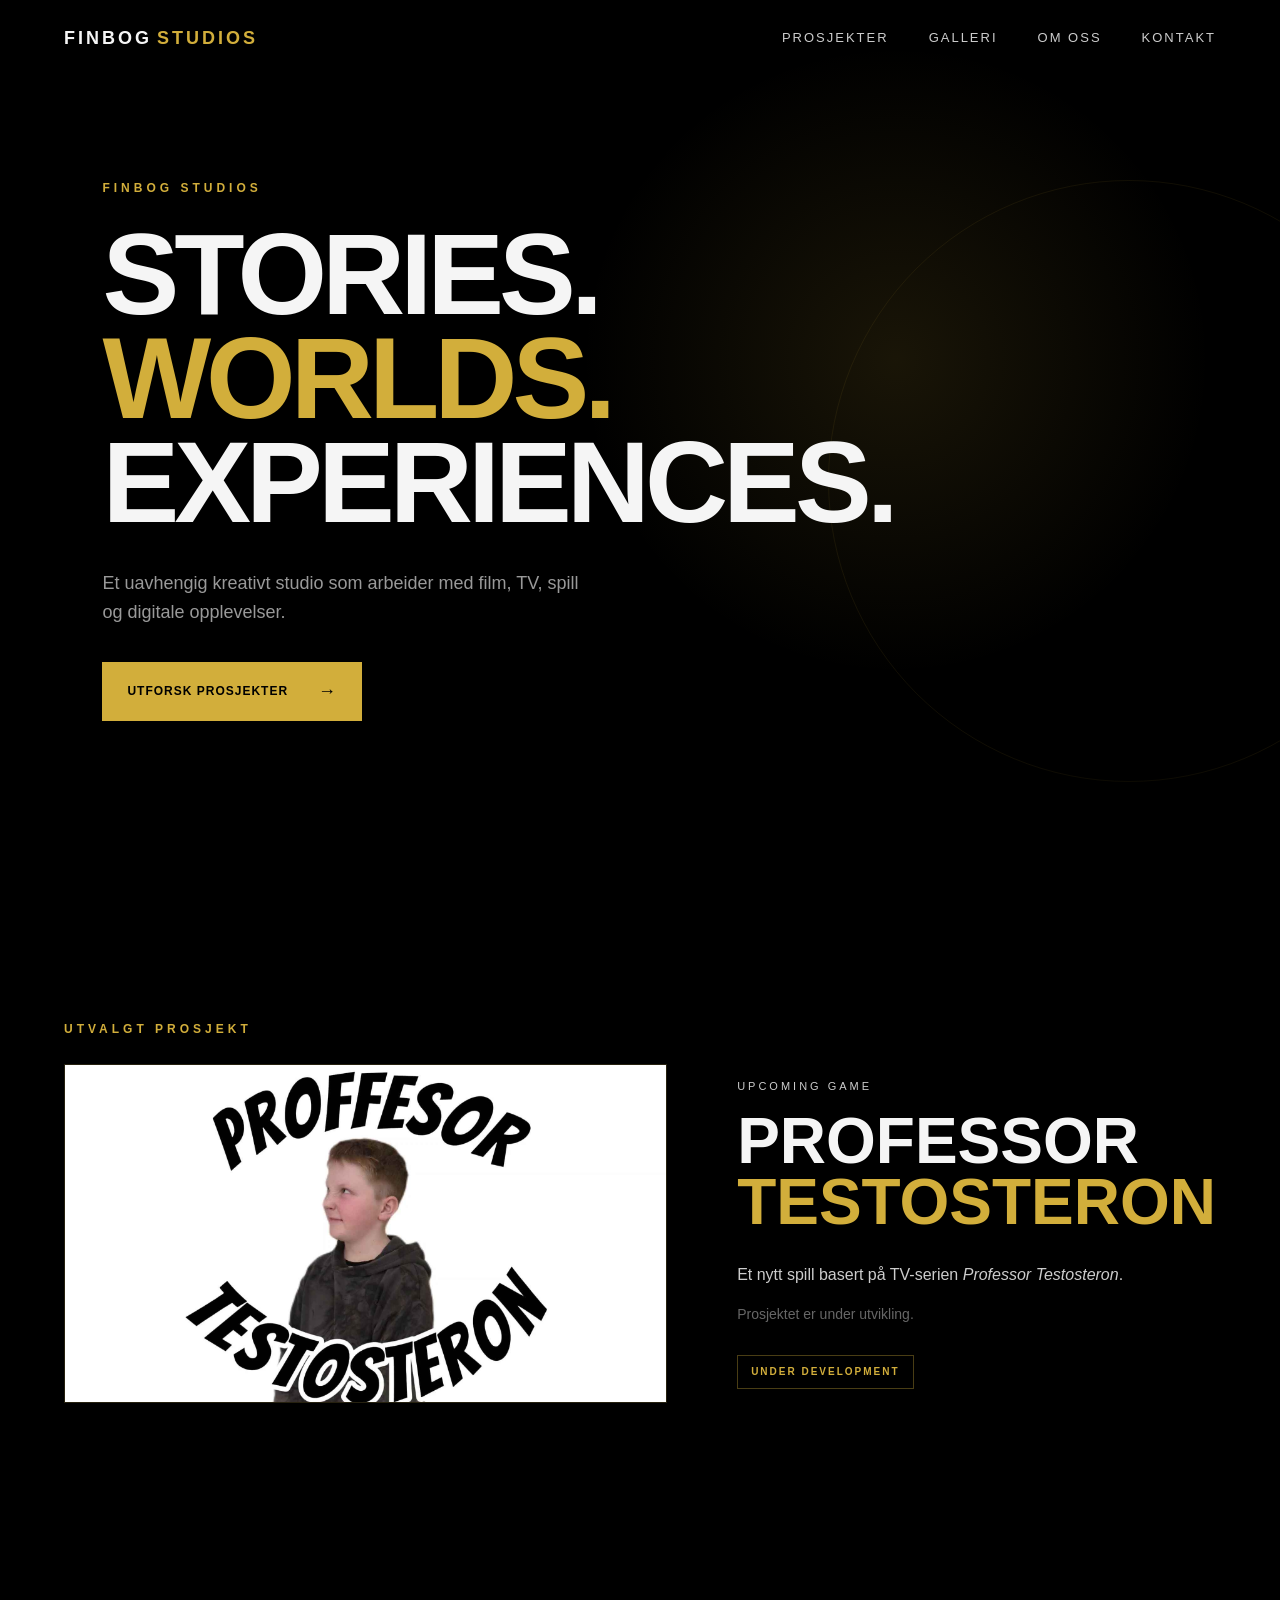
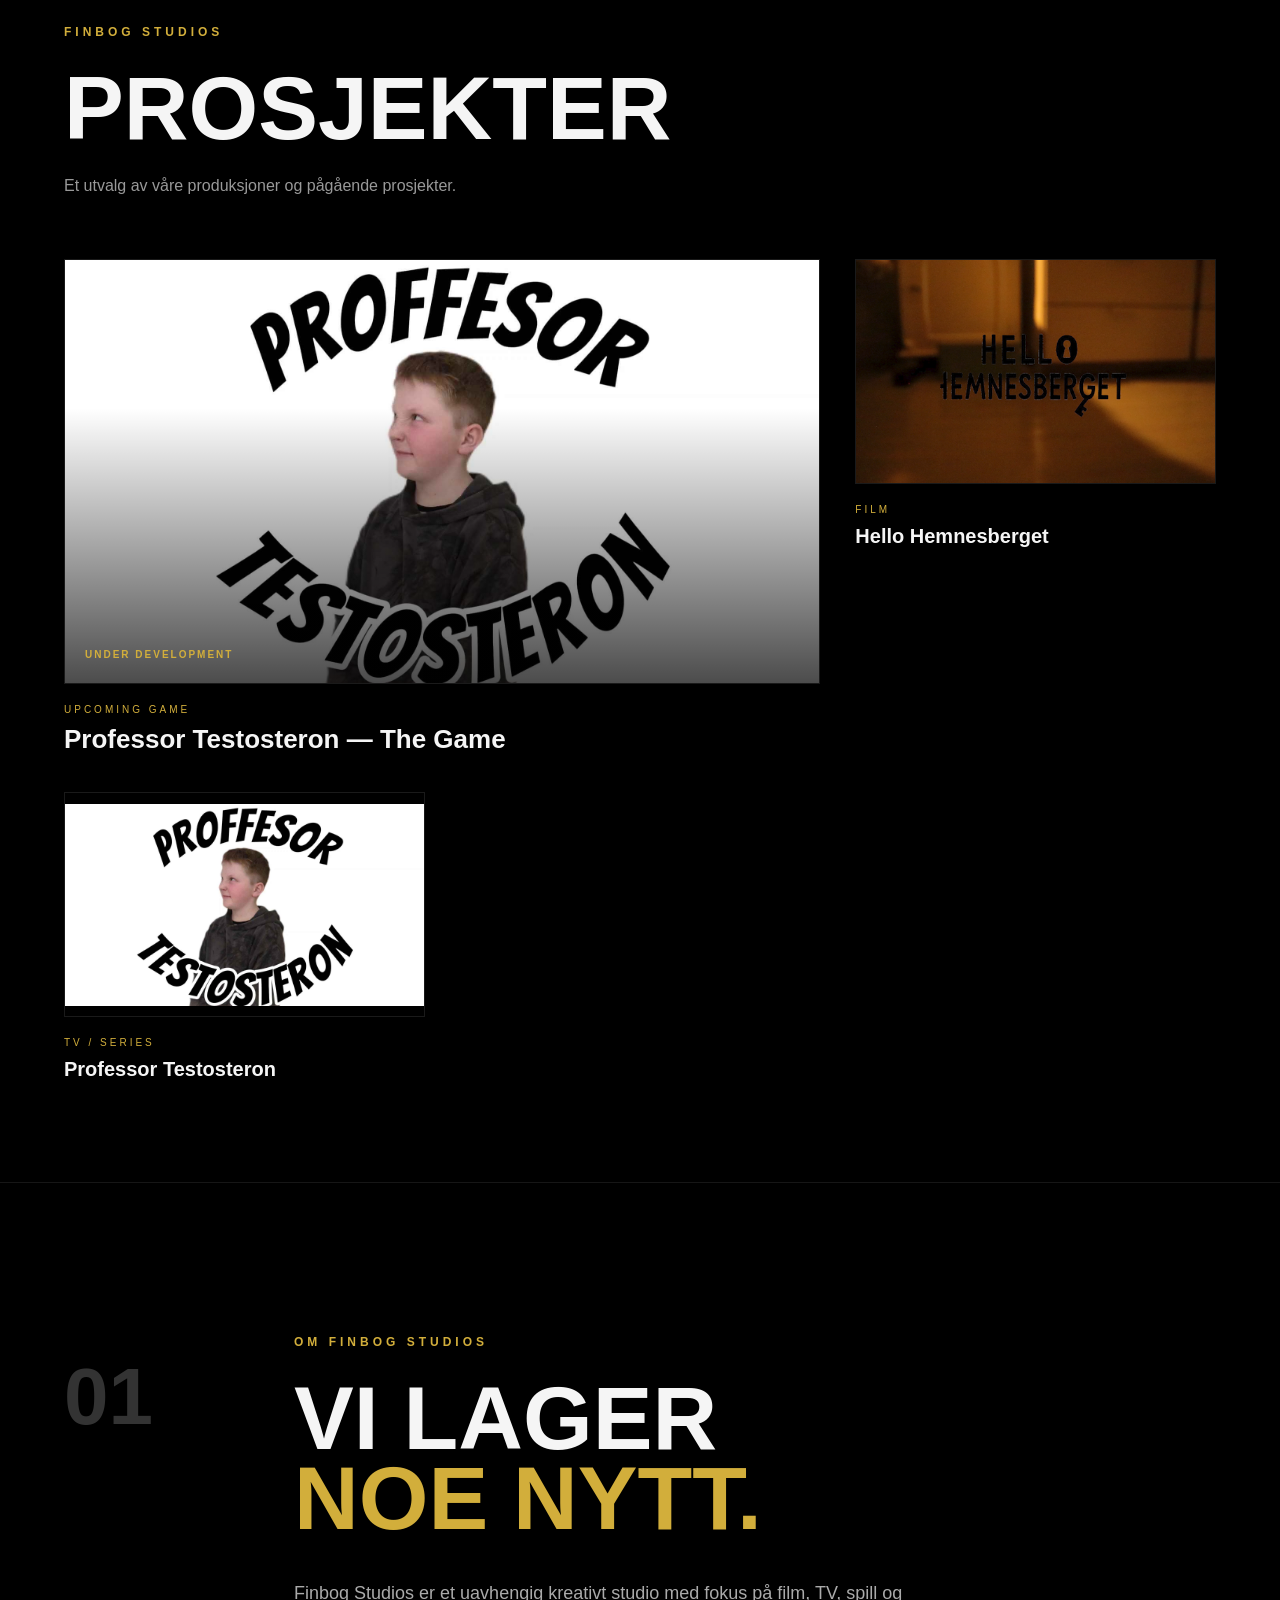
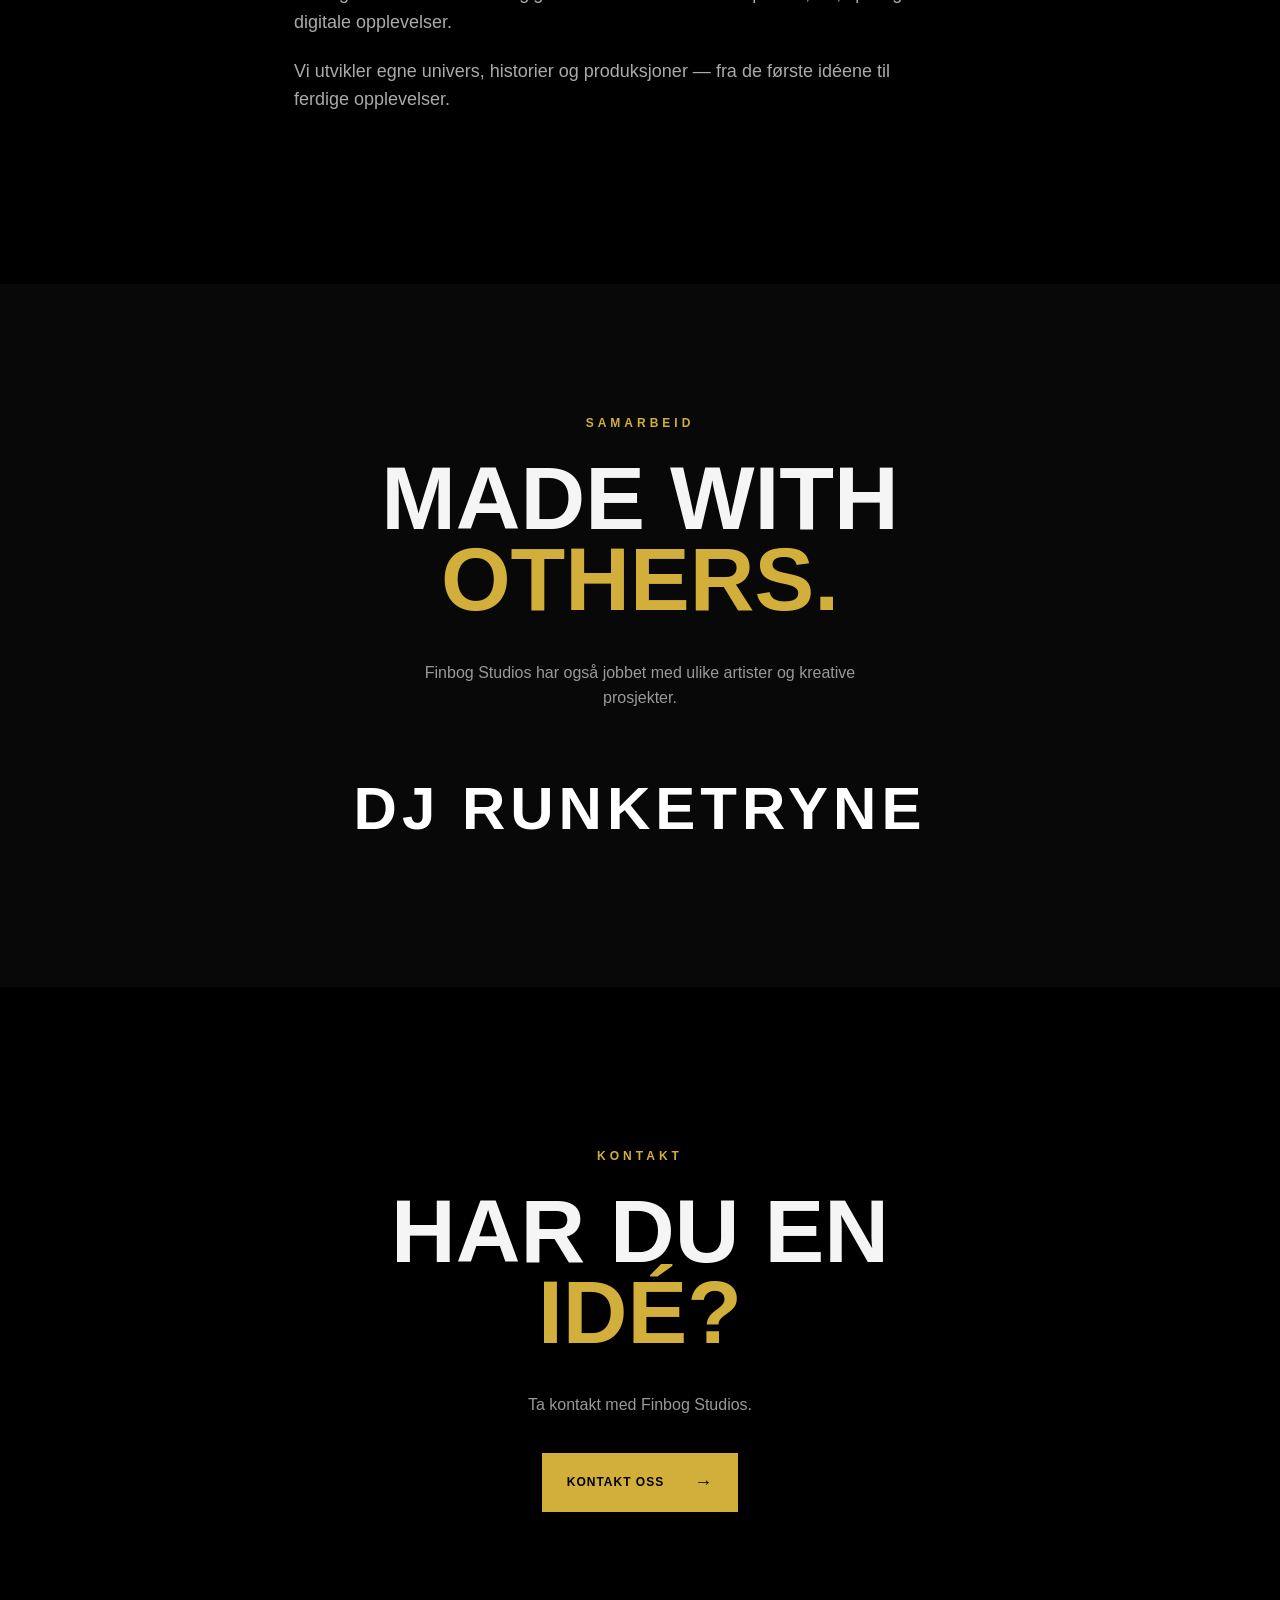
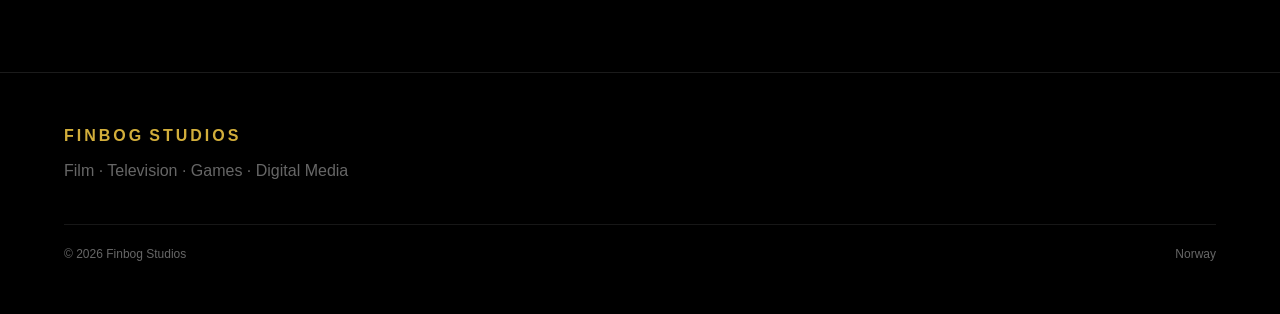
<file: Index.html>
<!DOCTYPE html>
<html lang="no">
<head>
    <meta charset="UTF-8">

    <meta
        name="viewport"
        content="width=device-width, initial-scale=1.0"
    >

    <meta
        name="description"
        content="Finbog Studios — independent Norwegian studio working with film, television, games and digital media."
    >

    <meta
        name="keywords"
        content="Finbog Studios, film, television, games, Professor Testosteron, Hello Hemnesberget, DJ Runketryne"
    >

    <meta name="theme-color" content="#000000">

    <title>Finbog Studios — Film, Television & Games</title>

    <link rel="stylesheet" href="Finbog.css">
    <script src="Finbog.js" defer></script>
</head>

<body>

    <!-- =========================
         NAVIGATION
    ========================= -->

    <nav class="navbar" id="navbar">

        <a
            href="Index.html"
            class="logo"
            aria-label="Finbog Studios – hjem"
        >
            FINBOG<span>STUDIOS</span>
        </a>

        <div class="nav-links" id="navLinks">

            <a href="#projects">
                Prosjekter
            </a>

            <a href="gallery.html">
                Galleri
            </a>

            <a href="about.html">
                Om oss</a>

            <a href="#contact">
                Kontakt
            </a>

        </div>

        <button
            class="menu-button"
            id="menuButton"
            type="button"
            aria-label="Åpne meny"
            aria-expanded="false"
            aria-controls="navLinks"
        >
            ☰
        </button>

    </nav>


    <!-- =========================
         HERO
    ========================= -->

    <section class="hero" id="home">

        <div class="hero-content">

            <p class="eyebrow">
                FINBOG STUDIOS
            </p>

            <h1>
                STORIES.<br>
                <span>WORLDS.</span><br>
                EXPERIENCES.
            </h1>

            <p class="hero-description">
                Et uavhengig kreativt studio som arbeider
                med film, TV, spill og digitale opplevelser.
            </p>

            <a
                href="#projects"
                class="gold-button"
            >
                Utforsk prosjekter
                <span aria-hidden="true">→</span>
            </a>

        </div>

        <div
            class="hero-gradient"
            aria-hidden="true"
        ></div>

    </section>


    <!-- =========================
         FEATURED PROJECT
    ========================= -->

    <section
        class="featured"
        aria-labelledby="featured-title"
    >

        <div class="section-label">
            UTVALGT PROSJEKT
        </div>

        <div class="featured-content">

            <div class="featured-image">

                <img
                    src="Testosteron.jpg"
                    alt="Professor Testosteron"
                    loading="lazy"
                >

            </div>

            <div class="featured-text">

                <p class="project-type">
                    UPCOMING GAME
                </p>

                <h2 id="featured-title">
                    PROFESSOR<br>
                    <span>TESTOSTERON</span>
                </h2>

                <p>
                    Et nytt spill basert på TV-serien
                    <em>Professor Testosteron</em>.
                </p>

                <p class="muted">
                    Prosjektet er under utvikling.
                </p>

                <div class="development-status">
                    UNDER DEVELOPMENT
                </div>

            </div>

        </div>

    </section>


    <!-- =========================
         PROJECTS
    ========================= -->

    <section
        class="projects"
        id="projects"
        aria-labelledby="projects-title"
    >

        <div class="section-heading">

            <p class="section-label">
                FINBOG STUDIOS
            </p>

            <h2 id="projects-title">
                PROSJEKTER
            </h2>

            <p>
                Et utvalg av våre produksjoner og
                pågående prosjekter.
            </p>

        </div>


        <div class="project-grid">

            <!-- PROFESSOR TESTOSTERON GAME -->

            <article class="project-card featured-project non-clickable">

                <div class="project-image">

                    <img
                        src="Testosteron.jpg"
                        alt="Professor Testosteron — The Game"
                        loading="lazy"
                    >

                    <div class="project-overlay development-overlay">
                        <span>
                            UNDER DEVELOPMENT
                        </span>
                    </div>

                </div>

                <div class="project-info">

                    <p>
                        UPCOMING GAME
                    </p>

                    <h3>
                        Professor Testosteron — The Game
                    </h3>

                </div>

            </article>


            <!-- HELLO HEMNESBERGET -->

            <a
                href="https://www.skrekkelig.no/filmer/hello-hemnesberget"
                class="project-card project-link"
                target="_blank"
                rel="noopener noreferrer"
                aria-label="Se Hello Hemnesberget på Skrekkelig"
            >

                <div class="project-image">

                    <img
                        src="Hello_Hemnesberget.png"
                        alt="Hello Hemnesberget"
                        loading="lazy"
                    >

                    <div class="project-overlay">

                        <span>
                            SE FILMEN →
                        </span>

                    </div>

                </div>

                <div class="project-info">

                    <p>
                        FILM
                    </p>

                    <h3>
                        Hello Hemnesberget
                    </h3>

                </div>

            </a>


            <!-- PROFESSOR TESTOSTERON TV -->

            <a
                href="https://www.themoviedb.org/tv/325722-professor-testosteron"
                class="project-card project-link"
                target="_blank"
                rel="noopener noreferrer"
                aria-label="Se Professor Testosteron på TMDB"
            >

                <div class="project-image portrait-project">

                    <img
                        src="Testosteron.jpg"
                        alt="Professor Testosteron"
                        loading="lazy"
                    >

                    <div class="project-overlay">

                        <span>
                            SE TV-SERIEN →
                        </span>

                    </div>

                </div>

                <div class="project-info">

                    <p>
                        TV / SERIES
                    </p>

                    <h3>
                        Professor Testosteron
                    </h3>

                </div>

            </a>

        </div>

    </section>


    <!-- =========================
         ABOUT
    ========================= -->

    <section
        class="about"
        id="about"
        aria-labelledby="about-title"
    >

        <div
            class="about-number"
            aria-hidden="true"
        >
            01
        </div>

        <div class="about-content">

            <p class="section-label">
                OM FINBOG STUDIOS
            </p>

            <h2 id="about-title">
                VI LAGER<br>
                <span>NOE NYTT.</span>
            </h2>

            <p>
                Finbog Studios er et uavhengig kreativt studio
                med fokus på film, TV, spill og digitale
                opplevelser.
            </p>

            <p>
                Vi utvikler egne univers, historier og
                produksjoner — fra de første idéene til
                ferdige opplevelser.
            </p>

        </div>

    </section>


    <!-- =========================
         COLLABORATIONS
    ========================= -->

    <section
        class="collaborations"
        aria-labelledby="collaboration-title"
    >

        <p class="section-label">
            SAMARBEID
        </p>

        <h2 id="collaboration-title">
            MADE WITH<br>
            <span>OTHERS.</span>
        </h2>

        <p>
            Finbog Studios har også jobbet med ulike
            artister og kreative prosjekter.
        </p>

        <a
            href="https://open.spotify.com/artist/5PHwEgo7hjGe6jnS9RtDdA?si=LG2vJ-YIQ4e0M9JQcZKbQw"
            class="collaboration-name"
            target="_blank"
            rel="noopener noreferrer"
            aria-label="DJ Runketryne på Spotify"
        >
            DJ RUNKETRYNE
        </a>

    </section>


    <!-- =========================
         CONTACT
    ========================= -->

    <section
        class="contact"
        id="contact"
        aria-labelledby="contact-title"
    >

        <p class="section-label">
            KONTAKT
        </p>

        <h2 id="contact-title">
            HAR DU EN<br>
            <span>IDÉ?</span>
        </h2>

        <p>
            Ta kontakt med Finbog Studios.
        </p>

        <a
            href="mailto:nathaniel@finbogstudio.com"
            class="gold-button"
        >
            Kontakt oss
            <span aria-hidden="true">→</span>
        </a>

    </section>


    <!-- =========================
         FOOTER
    ========================= -->

    <footer>

        <div class="footer-logo">
            FINBOG<span>STUDIOS</span>
        </div>

        <p>
            Film · Television · Games · Digital Media
        </p>

        <div class="footer-bottom">

            <span>
                © 2026 Finbog Studios
            </span>

            <span>
                Norway
            </span>

        </div>

    </footer>

</body>
</html>
</file>
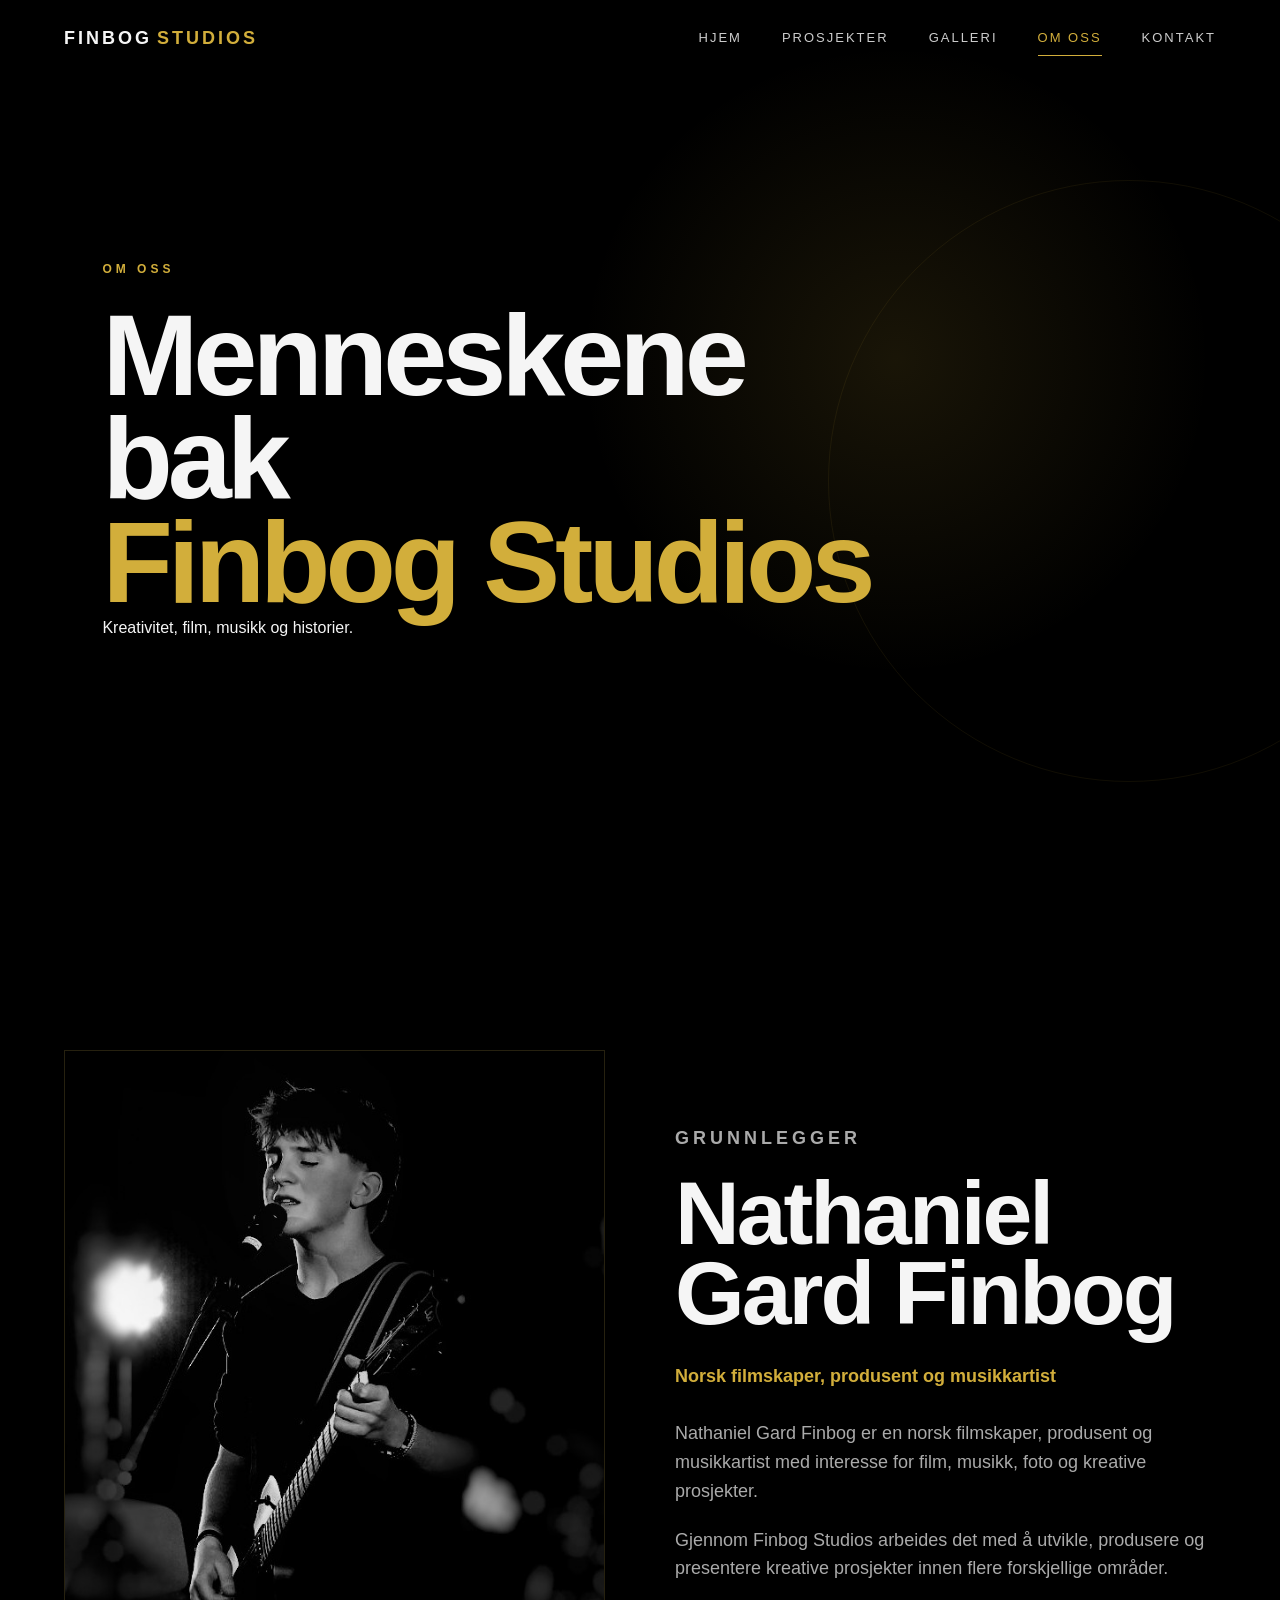
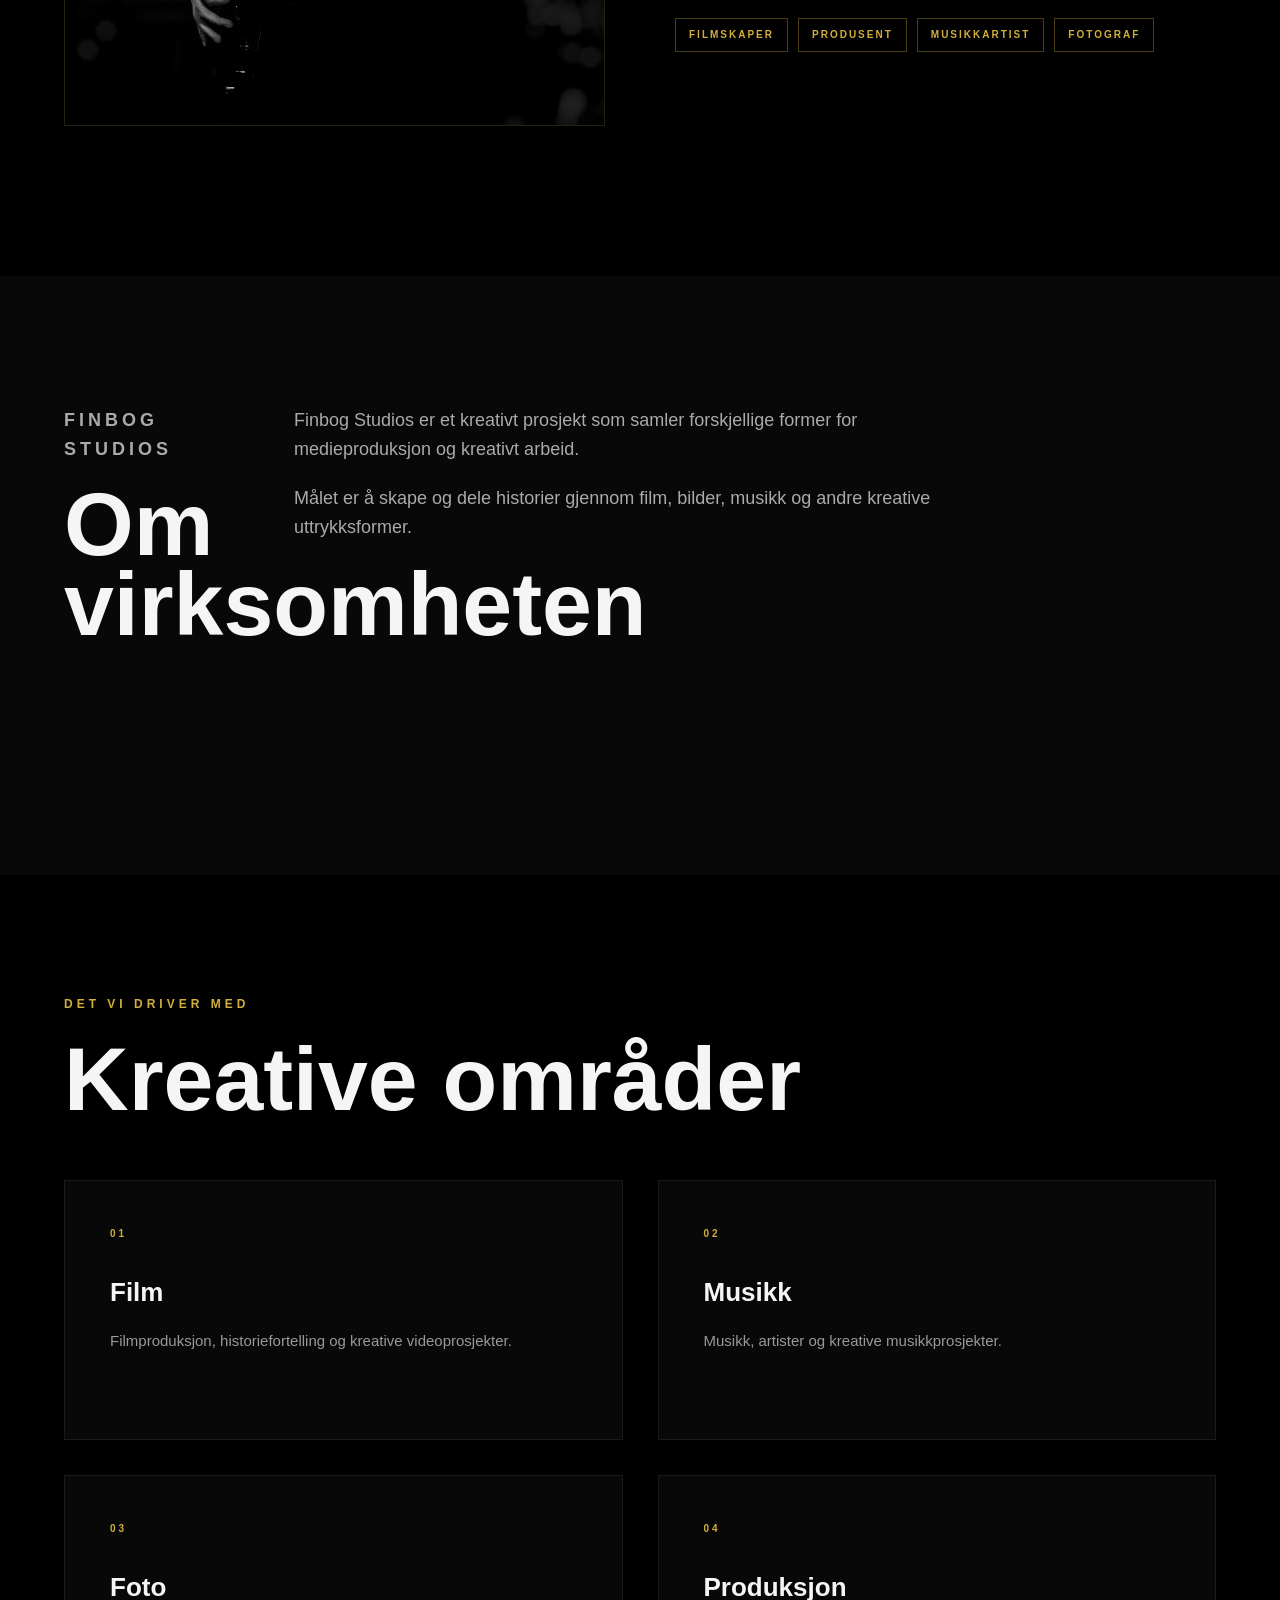
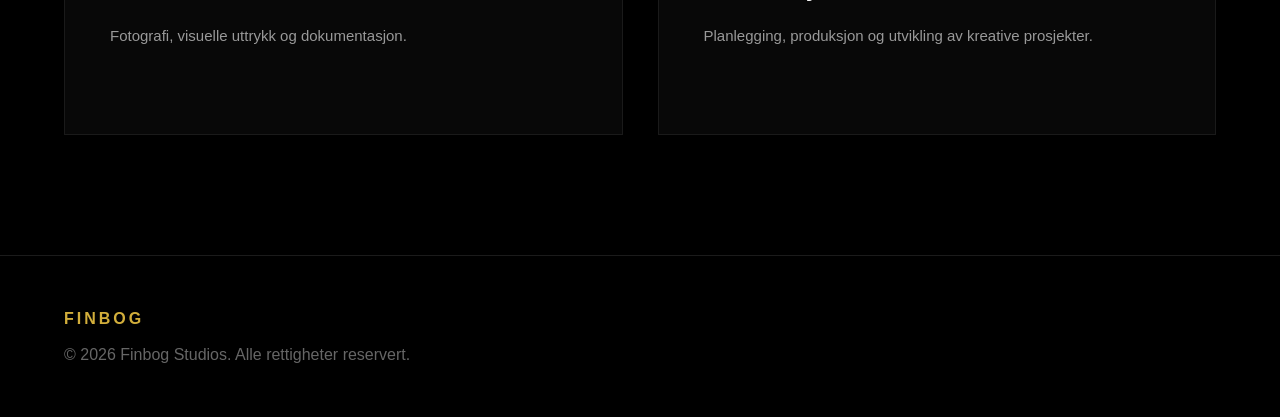
<file: about.html>
<!DOCTYPE html>
<html lang="no">
<head>
    <meta charset="UTF-8">
    <meta name="viewport" content="width=device-width, initial-scale=1.0">

    <title>Om oss – Finbog</title>
    <meta name="description" content="Om Finbog Studios og Nathaniel Gard Finbog.">

    <link rel="stylesheet" href="Finbog.css">
    <link rel="stylesheet" href="about.css">

    <script src="Finbog.js" defer></script>
</head>

<body>

    <!-- NAVIGASJON -->
    <header class="navbar">
    <a href="Finbog.html" class="logo">
        FINBOG<span>STUDIOS</span>
    </a>

    <nav class="nav-links" id="navLinks">
        <a href="Index.html">HJEM</a>
        <a href="Index.html#projects">PROSJEKTER</a>
        <a href="gallery.html">GALLERI</a>
        <a href="about.html" class="active">OM OSS</a>
        <a href="Index.html">KONTAKT</a>
    </nav>

    <button
        class="menu-button"
        id="menuButton"
        type="button"
        aria-label="Åpne meny"
        aria-controls="navLinks"
        aria-expanded="false"
    >
        ☰
    </button>
</header>

    <!-- HERO -->
    <main>

        <section class="about-hero">
            <div class="about-hero-content">
                <p class="eyebrow">OM OSS</p>

                <h1>
                    Menneskene bak<br>
                    <span>Finbog Studios</span>
                </h1>

                <p>
                    Kreativitet, film, musikk og historier.
                </p>
            </div>
        </section>


        <!-- NATHANIEL -->
        <section class="person-section">

            <div class="person-image">
                <!-- BYTT UT BILDEBANEN HER -->
                <img
                    src="Nathaniel.jpg"
                    alt="Nathaniel Gard Finbog"
                >
            </div>

            <div class="person-info">

                <p class="eyebrow">GRUNNLEGGER</p>

                <h2>Nathaniel Gard Finbog</h2>

                <h3>
                    Norsk filmskaper, produsent
                    og musikkartist
                </h3>

                <p>
                    Nathaniel Gard Finbog er en norsk filmskaper,
                    produsent og musikkartist med interesse for
                    film, musikk, foto og kreative prosjekter.
                </p>

                <p>
                    Gjennom Finbog Studios arbeides det med å utvikle,
                    produsere og presentere kreative prosjekter
                    innen flere forskjellige områder.
                </p>

                <div class="person-tags">
                    <span>Filmskaper</span>
                    <span>Produsent</span>
                    <span>Musikkartist</span>
                    <span>Fotograf</span>
                </div>

            </div>

        </section>


        <!-- OM FINBOG -->
        <section class="about-company">

            <div class="section-heading">
                <p class="eyebrow">FINBOG STUDIOS</p>

                <h2>Om virksomheten</h2>
            </div>

            <div class="company-text">
                <p>
                    Finbog Studios er et kreativt prosjekt som samler
                    forskjellige former for medieproduksjon
                    og kreativt arbeid.
                </p>

                <p>
                    Målet er å skape og dele historier gjennom
                    film, bilder, musikk og andre kreative
                    uttrykksformer.
                </p>
            </div>

        </section>


        <!-- OMRÅDER -->
        <section class="areas-section">

            <div class="section-heading">
                <p class="eyebrow">DET VI DRIVER MED</p>

                <h2>Kreative områder</h2>
            </div>

            <div class="areas-grid">

                <article class="area-card">
                    <span class="area-number">01</span>
                    <h3>Film</h3>
                    <p>
                        Filmproduksjon, historiefortelling
                        og kreative videoprosjekter.
                    </p>
                </article>

                <article class="area-card">
                    <span class="area-number">02</span>
                    <h3>Musikk</h3>
                    <p>
                        Musikk, artister og kreative
                        musikkprosjekter.
                    </p>
                </article>

                <article class="area-card">
                    <span class="area-number">03</span>
                    <h3>Foto</h3>
                    <p>
                        Fotografi, visuelle uttrykk
                        og dokumentasjon.
                    </p>
                </article>

                <article class="area-card">
                    <span class="area-number">04</span>
                    <h3>Produksjon</h3>
                    <p>
                        Planlegging, produksjon og utvikling
                        av kreative prosjekter.
                    </p>
                </article>

            </div>

        </section>

    </main>


    <!-- FOOTER -->
    <footer class="footer">

        <div class="footer-logo">
            FINBOG
        </div>

        <p>
            © 2026 Finbog Studios. Alle rettigheter reservert.
        </p>

    </footer>

</body>
</html>
</file>
<file: Finbog.css>
:root {
    --gold: #d2ae3b;
    --gold-light: #e5c65b;
    --black: #000000;
    --dark: #080808;
    --dark-2: #101010;
    --white: #f5f5f5;
    --gray: #999999;
    --max-width: 1400px;
}


/* =========================
   RESET
========================= */

* {
    margin: 0;
    padding: 0;
    box-sizing: border-box;
}


/* =========================
   BASE
========================= */

html {
    scroll-behavior: smooth;
    scroll-padding-top: 90px;
}

body {
    background: var(--black);
    color: var(--white);
    font-family: "Segoe UI", Arial, sans-serif;
    line-height: 1.6;
    overflow-x: hidden;
}

a {
    color: inherit;
    text-decoration: none;
}

img {
    display: block;
    max-width: 100%;
}


/* =========================
   NAVIGATION
========================= */

.navbar {
    position: fixed;
    top: 0;
    left: 0;
    width: 100%;
    padding: 24px 5%;
    display: flex;
    align-items: center;
    justify-content: space-between;
    z-index: 1000;
    transition:
        background 0.3s ease,
        padding 0.3s ease,
        backdrop-filter 0.3s ease;
}

.navbar.scrolled {
    background: rgba(0, 0, 0, 0.85);
    backdrop-filter: blur(15px);
    padding-top: 16px;
    padding-bottom: 16px;
    border-bottom: 1px solid rgba(210, 174, 59, 0.15);
}

.logo {
    font-size: 18px;
    font-weight: 800;
    letter-spacing: 3px;
    transition: opacity 0.3s ease;
}

.logo:hover {
    opacity: 0.8;
}

.logo span {
    color: var(--gold);
    margin-left: 5px;
}

.nav-links {
    display: flex;
    gap: 40px;
}

.nav-links a {
    position: relative;
    color: #ccc;
    font-size: 13px;
    text-transform: uppercase;
    letter-spacing: 2px;
    transition: color 0.3s ease;
}

.nav-links a:hover,
.nav-links a.active {
    color: var(--gold);
}

.nav-links a::after {
    content: "";
    position: absolute;
    left: 0;
    bottom: -7px;
    width: 0;
    height: 1px;
    background: var(--gold);
    transition: width 0.3s ease;
}

.nav-links a:hover::after,
.nav-links a.active::after {
    width: 100%;
}

.menu-button {
    display: none;
    background: none;
    border: none;
    color: var(--white);
    font-size: 25px;
    cursor: pointer;
    padding: 5px;
}


/* =========================
   HERO
========================= */

.hero {
    min-height: 100vh;
    position: relative;
    display: flex;
    align-items: center;
    padding: 120px 8%;
    overflow: hidden;
    background:
        radial-gradient(
            circle at 70% 40%,
            rgba(210, 174, 59, 0.12),
            transparent 30%
        ),
        #000;
}

.hero::before {
    content: "";
    position: absolute;
    width: 600px;
    height: 600px;
    border: 1px solid rgba(210, 174, 59, 0.08);
    border-radius: 50%;
    right: -150px;
    top: 20%;
}

.hero-content {
    max-width: 800px;
    position: relative;
    z-index: 2;
    animation: heroIn 1s ease forwards;
}

.eyebrow,
.section-label {
    color: var(--gold);
    font-size: 12px;
    font-weight: 700;
    letter-spacing: 4px;
    text-transform: uppercase;
    margin-bottom: 25px;
}

.hero h1 {
    font-size: clamp(55px, 9vw, 130px);
    line-height: 0.9;
    letter-spacing: -5px;
    font-weight: 800;
}

.hero h1 span,
.featured h2 span,
.about h2 span,
.collaborations h2 span,
.contact h2 span {
    color: var(--gold);
}

.hero-description {
    color: var(--gray);
    max-width: 500px;
    font-size: 18px;
    margin: 35px 0;
}

.gold-button {
    display: inline-flex;
    align-items: center;
    gap: 30px;
    padding: 15px 25px;
    background: var(--gold);
    color: #000;
    font-weight: 800;
    text-transform: uppercase;
    letter-spacing: 1px;
    font-size: 12px;
    transition:
        transform 0.3s ease,
        background 0.3s ease;
}

.gold-button:hover {
    background: var(--gold-light);
    transform: translateY(-4px);
}

.gold-button span {
    font-size: 18px;
}

.hero-gradient {
    position: absolute;
    bottom: 0;
    left: 0;
    width: 100%;
    height: 150px;
    background: linear-gradient(
        transparent,
        var(--black)
    );
}

@keyframes heroIn {
    from {
        opacity: 0;
        transform: translateY(30px);
    }

    to {
        opacity: 1;
        transform: translateY(0);
    }
}


/* =========================
   FEATURED
========================= */

.featured {
    max-width: var(--max-width);
    margin: auto;
    padding: 120px 5%;
}

.featured-content {
    display: grid;
    grid-template-columns: 1.5fr 1fr;
    gap: 70px;
    align-items: center;
}

.featured-image {
    overflow: hidden;
    aspect-ratio: 16 / 9;
    background: var(--dark);
    border: 1px solid rgba(210, 174, 59, 0.15);
}

.featured-image img {
    width: 100%;
    height: 100%;
    object-fit: cover;
    transition: transform 0.7s ease;
}

.featured-image:hover img {
    transform: scale(1.05);
}

.project-type {
    color: var(--gold);
    font-size: 11px;
    letter-spacing: 3px;
    margin-bottom: 20px;
}

.featured h2 {
    font-size: clamp(40px, 5vw, 75px);
    line-height: 0.95;
    margin-bottom: 30px;
}

.featured-text p {
    color: #ccc;
    max-width: 450px;
    margin-bottom: 15px;
}

.muted {
    color: #666 !important;
    font-size: 14px;
}

.development-status {
    display: inline-block;
    margin-top: 15px;
    padding: 8px 13px;
    border: 1px solid rgba(210, 174, 59, 0.35);
    color: var(--gold);
    font-size: 10px;
    font-weight: 800;
    letter-spacing: 2px;
}


/* =========================
   PROJECTS
========================= */

.projects {
    max-width: var(--max-width);
    margin: auto;
    padding: 100px 5%;
}

.section-heading {
    margin-bottom: 60px;
}

.section-heading h2 {
    font-size: clamp(45px, 7vw, 90px);
    line-height: 0.9;
    margin-bottom: 25px;
}

.section-heading > p:last-child {
    color: var(--gray);
    max-width: 500px;
}

.project-grid {
    display: grid;
    grid-template-columns: repeat(3, 1fr);
    gap: 35px;
    align-items: start;
}

.project-card {
    display: block;
    color: inherit;
}

.project-link {
    cursor: pointer;
    transition: transform 0.4s ease;
}

.project-link:hover {
    transform: translateY(-8px);
}

.non-clickable {
    cursor: default;
}

.non-clickable:hover {
    transform: none;
}

.project-image {
    position: relative;
    overflow: hidden;
    aspect-ratio: 16 / 10;
    background: var(--dark);
    border: 1px solid #1a1a1a;
}

.project-image img {
    width: 100%;
    height: 100%;
    object-fit: cover;
    transition:
        transform 0.6s ease,
        filter 0.6s ease;
}

.project-link:hover img {
    transform: scale(1.07);
    filter: brightness(0.55);
}

.project-overlay {
    position: absolute;
    inset: 0;
    display: flex;
    align-items: center;
    justify-content: center;
    opacity: 0;
    transition: opacity 0.4s ease;
    background: rgba(0, 0, 0, 0.4);
}

.project-link:hover .project-overlay {
    opacity: 1;
}

.project-overlay span {
    color: var(--gold);
    font-size: 12px;
    font-weight: 800;
    letter-spacing: 2px;
}

.development-overlay {
    opacity: 1;
    align-items: flex-end;
    justify-content: flex-start;
    padding: 20px;
    background:
        linear-gradient(
            to top,
            rgba(0, 0, 0, 0.7),
            transparent 65%
        );
}

.development-overlay span {
    font-size: 10px;
}

.project-info {
    padding-top: 18px;
}

.project-info p {
    color: var(--gold);
    font-size: 10px;
    letter-spacing: 3px;
    margin-bottom: 5px;
}

.project-info h3 {
    font-size: 20px;
    font-weight: 600;
    line-height: 1.3;
}

.featured-project {
    grid-column: span 2;
}

.featured-project .project-image {
    aspect-ratio: 16 / 9;
}

.featured-project .project-info h3 {
    font-size: 26px;
}


/* =========================
   PORTRAIT PROJECT
========================= */

.portrait-project img {
    object-fit: contain;
    background: #000;
}


/* =========================
   ABOUT
========================= */

.about {
    max-width: var(--max-width);
    margin: auto;
    padding: 150px 5%;
    display: grid;
    grid-template-columns: 150px 1fr;
    gap: 80px;
    border-top: 1px solid #161616;
}

.about-number {
    color: #333;
    font-size: 80px;
    font-weight: 800;
}

.about-content {
    max-width: 750px;
}

.about h2,
.collaborations h2,
.contact h2 {
    font-size: clamp(50px, 7vw, 100px);
    line-height: 0.9;
    margin-bottom: 40px;
}

.about-content > p:not(.section-label) {
    color: #aaa;
    font-size: 18px;
    margin-bottom: 20px;
    max-width: 650px;
}


/* =========================
   COLLABORATIONS
========================= */

.collaborations {
    padding: 130px 5%;
    text-align: center;
    background: var(--dark);
}

.collaborations > p:not(.section-label) {
    color: var(--gray);
    max-width: 500px;
    margin: 0 auto 50px;
}

.collaboration-name {
    display: inline-block;
    color: #fff;
    font-size: clamp(25px, 5vw, 60px);
    font-weight: 800;
    letter-spacing: 5px;
    transition:
        color 0.3s ease,
        transform 0.3s ease;
}

.collaboration-name:hover {
    color: var(--gold);
    transform: translateY(-4px);
}


/* =========================
   CONTACT
========================= */

.contact {
    padding: 160px 5%;
    text-align: center;
}

.contact > p:not(.section-label) {
    color: var(--gray);
    margin-bottom: 35px;
}


/* =========================
   FOOTER
========================= */

footer {
    padding: 50px 5%;
    border-top: 1px solid #1b1b1b;
    color: #666;
}

.footer-logo {
    color: var(--gold);
    font-weight: 800;
    letter-spacing: 3px;
    margin-bottom: 10px;
}

.footer-logo span {
    margin-left: 5px;
}

.footer-bottom {
    margin-top: 40px;
    padding-top: 20px;
    border-top: 1px solid #171717;
    display: flex;
    justify-content: space-between;
    font-size: 12px;
}


/* =========================
   FOCUS
========================= */

a:focus-visible,
button:focus-visible {
    outline: 2px solid var(--gold);
    outline-offset: 5px;
}


/* =========================
   MOBILE
========================= */

@media (max-width: 800px) {

    .nav-links {
        position: absolute;
        top: 70px;
        left: 0;
        width: 100%;
        padding: 30px;
        background: rgba(0, 0, 0, 0.96);
        display: none;
        flex-direction: column;
        gap: 25px;
    }

    .nav-links.active {
        display: flex;
    }

    .menu-button {
        display: block;
    }

    .hero {
        padding: 130px 7% 80px;
    }

    .hero h1 {
        letter-spacing: -3px;
    }

    .hero-description {
        font-size: 16px;
    }

    .featured-content {
        grid-template-columns: 1fr;
        gap: 40px;
    }

    .project-grid {
        grid-template-columns: 1fr;
    }

    .featured-project {
        grid-column: span 1;
    }

    .featured-project .project-info h3 {
        font-size: 22px;
    }

    .about {
        grid-template-columns: 1fr;
        gap: 20px;
        padding: 100px 7%;
    }

    .about-number {
        font-size: 40px;
    }

    .featured,
    .projects {
        padding-left: 7%;
        padding-right: 7%;
    }

    .footer-bottom {
        flex-direction: column;
        gap: 10px;
    }

    .collaboration-name {
        letter-spacing: 3px;
        font-size: clamp(24px, 8vw, 45px);
    }
}


/* =========================
   REDUCED MOTION
========================= */

@media (prefers-reduced-motion: reduce) {

    html {
        scroll-behavior: auto;
    }

    *,
    *::before,
    *::after {
        animation-duration: 0.01ms !important;
        animation-iteration-count: 1 !important;
        transition-duration: 0.01ms !important;
    }
}
</file>
<file: about.css>
/* =========================================
   ABOUT PAGE
   FINBOG STUDIOS
========================================= */


/* =========================
   ABOUT HERO
========================= */

.about-hero {
    min-height: 100vh;
    position: relative;
    display: flex;
    align-items: center;
    padding: 120px 8%;
    overflow: hidden;

    background:
        radial-gradient(
            circle at 70% 40%,
            rgba(210, 174, 59, 0.12),
            transparent 30%
        ),
        #000;
}

/* Stor sirkel i bakgrunnen,
   samme stil som forsiden */

.about-hero::before {
    content: "";
    position: absolute;

    width: 600px;
    height: 600px;

    border: 1px solid rgba(210, 174, 59, 0.08);
    border-radius: 50%;

    right: -150px;
    top: 20%;
}

.about-hero-content {
    max-width: 800px;
    position: relative;
    z-index: 2;

    animation: aboutHeroIn 1s ease forwards;
}

.about-hero .eyebrow {
    margin-bottom: 25px;
}

.about-hero h1 {
    font-size: clamp(55px, 9vw, 130px);
    line-height: 0.9;
    letter-spacing: -5px;
    font-weight: 800;
    margin: 0;
}

.about-hero h1 span {
    color: var(--gold);
}

.about-hero-description {
    color: var(--gray);
    max-width: 500px;
    font-size: 18px;
    margin: 35px 0;
}

@keyframes aboutHeroIn {
    from {
        opacity: 0;
        transform: translateY(30px);
    }

    to {
        opacity: 1;
        transform: translateY(0);
    }
}


/* =========================
   PERSON
========================= */

.person-section {
    max-width: var(--max-width);
    margin: auto;

    padding: 150px 5%;

    display: grid;
    grid-template-columns: 1fr 1fr;
    gap: 70px;

    align-items: center;
}


/* BILDE */

.person-image {
    width: 100%;
    aspect-ratio: 4 / 5;

    overflow: hidden;

    background: var(--dark);

    border: 1px solid rgba(210, 174, 59, 0.15);
}

.person-image img {
    width: 100%;
    height: 100%;

    object-fit: cover;

    transition:
        transform 0.7s ease,
        filter 0.7s ease;
}

.person-image:hover img {
    transform: scale(1.05);
}


/* INFO */

.person-info {
    max-width: 650px;
}

.person-info .section-label {
    margin-bottom: 25px;
}

.person-info h2 {
    font-size: clamp(50px, 7vw, 100px);
    line-height: 0.9;
    letter-spacing: -3px;

    margin-bottom: 30px;
}

.person-info h3 {
    color: var(--gold);

    font-size: 18px;
    font-weight: 700;

    line-height: 1.4;

    margin-bottom: 30px;
}

.person-info p {
    color: #aaa;
    font-size: 18px;

    max-width: 650px;

    margin-bottom: 20px;
}


/* =========================
   PERSON TAGS
========================= */

.person-tags {
    display: flex;
    flex-wrap: wrap;

    gap: 10px;

    margin-top: 35px;
}

.person-tags span {
    display: inline-block;

    padding: 8px 13px;

    border: 1px solid rgba(210, 174, 59, 0.35);

    color: var(--gold);

    font-size: 10px;
    font-weight: 800;

    letter-spacing: 2px;
    text-transform: uppercase;
}


/* =========================
   ABOUT FINBOG
========================= */

.about-company {
    padding: 130px 5%;

    background: var(--dark);

    display: grid;
    grid-template-columns: 150px 1fr;

    gap: 80px;
}

.about-company-content {
    max-width: 750px;
}

.about-company h2 {
    font-size: clamp(50px, 7vw, 100px);
    line-height: 0.9;

    margin-bottom: 40px;
}

.about-company h2 span {
    color: var(--gold);
}

.about-company p {
    color: #aaa;

    font-size: 18px;

    max-width: 650px;

    margin-bottom: 20px;
}


/* =========================
   CREATIVE AREAS
========================= */

.areas-section {
    max-width: var(--max-width);
    margin: auto;

    padding: 120px 5%;
}

.areas-grid {
    display: grid;

    grid-template-columns: repeat(2, 1fr);

    gap: 35px;

    margin-top: 60px;
}

.area-card {
    position: relative;

    padding: 45px;

    min-height: 260px;

    background: var(--dark);

    border: 1px solid #1a1a1a;

    transition:
        transform 0.4s ease,
        border-color 0.4s ease,
        background 0.4s ease;
}

.area-card:hover {
    transform: translateY(-8px);

    border-color: rgba(210, 174, 59, 0.25);

    background: #101010;
}

.area-number {
    display: block;

    color: var(--gold);

    font-size: 10px;
    font-weight: 800;

    letter-spacing: 3px;

    margin-bottom: 30px;
}

.area-card h3 {
    font-size: 26px;

    margin-bottom: 15px;
}

.area-card p {
    color: var(--gray);

    font-size: 15px;

    max-width: 450px;
}


/* =========================
   FOOTER
========================= */

/*
   Footer-styling kommer fra Finbog.css.
   Vi lar den være lik på alle sidene.
*/


/* =========================
   MOBILE
========================= */

@media (max-width: 800px) {

    .about-hero {
        min-height: 100vh;

        padding: 130px 7% 80px;
    }

    .about-hero h1 {
        letter-spacing: -3px;
    }

    .about-hero-description {
        font-size: 16px;
    }


    /* PERSON */

    .person-section {
        grid-template-columns: 1fr;

        gap: 40px;

        padding: 100px 7%;
    }

    .person-info h2 {
        font-size: clamp(45px, 12vw, 70px);

        letter-spacing: -3px;
    }

    .person-info p {
        font-size: 16px;
    }


    /* COMPANY */

    .about-company {
        grid-template-columns: 1fr;

        gap: 30px;

        padding: 100px 7%;
    }

    .about-company h2 {
        font-size: clamp(45px, 12vw, 70px);
    }


    /* AREAS */

    .areas-section {
        padding: 100px 7%;
    }

    .areas-grid {
        grid-template-columns: 1fr;

        gap: 20px;

        margin-top: 40px;
    }

    .area-card {
        min-height: auto;

        padding: 35px;
    }
}


/* =========================
   REDUCED MOTION
========================= */

@media (prefers-reduced-motion: reduce) {

    .about-hero-content {
        animation: none;
    }

    .person-image img,
    .area-card {
        transition: none;
    }
}
</file>
